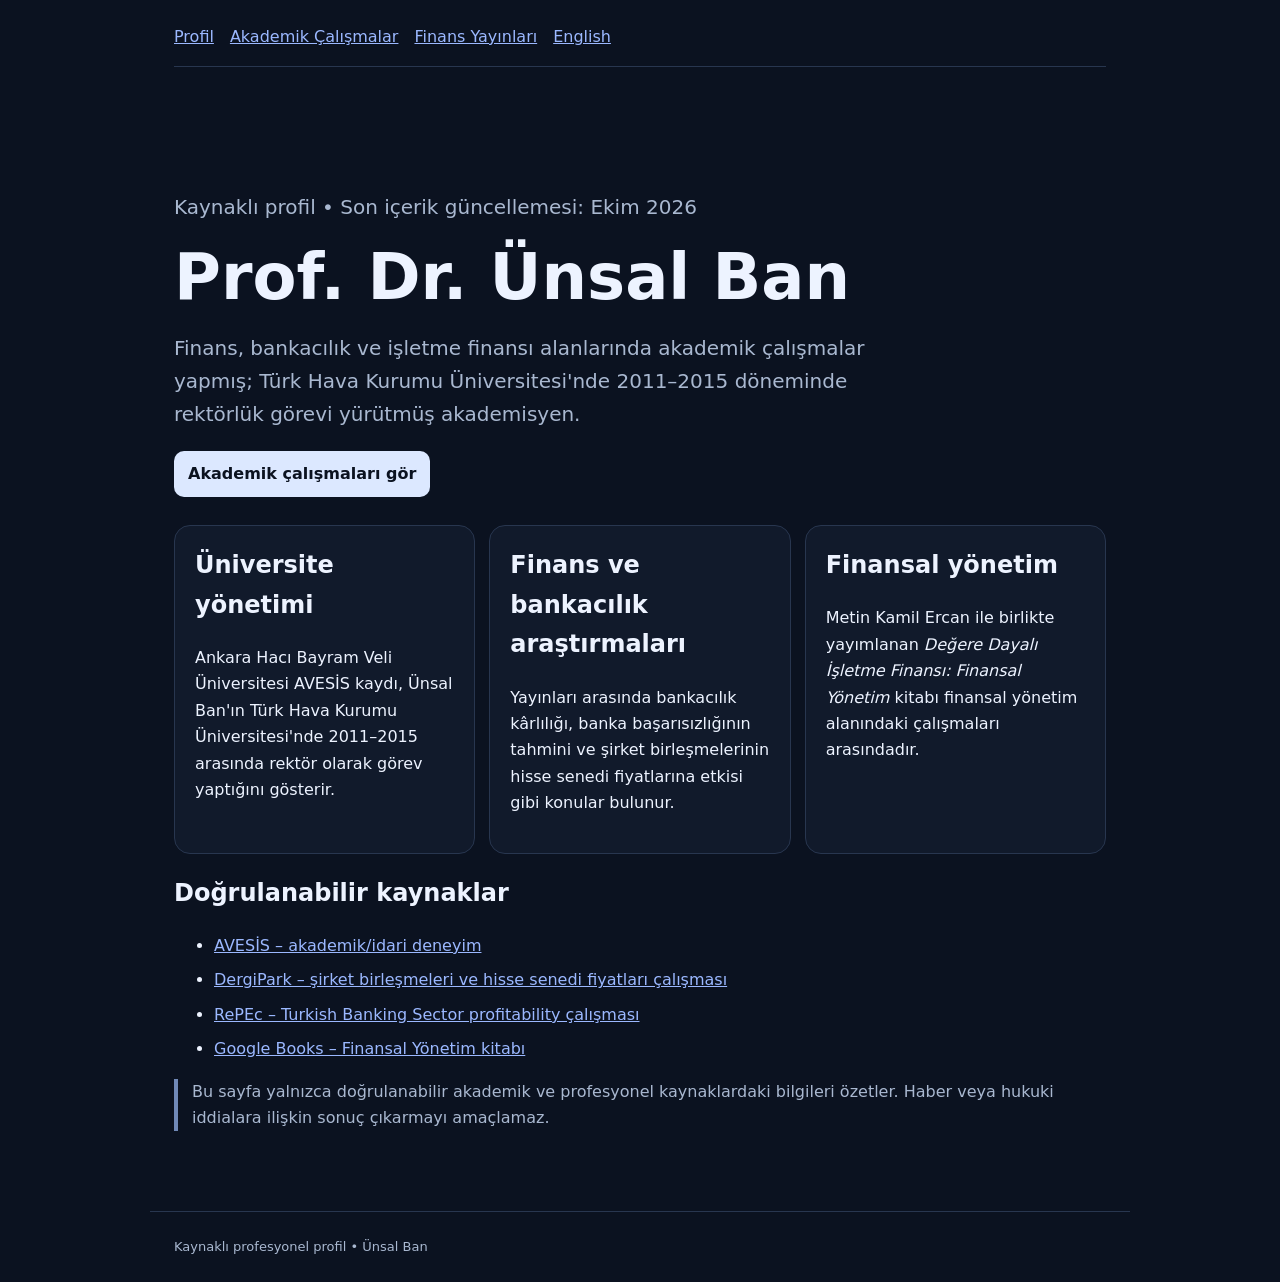
<file: index.html>
<!doctype html><html lang="tr"><head><meta charset="utf-8"><meta name="viewport" content="width=device-width,initial-scale=1"><title>Ünsal Ban | Akademik ve Profesyonel Profil</title><meta name="description" content="Ünsal Ban'ın kamuya açık akademik ve profesyonel çalışmalarını kaynaklarıyla özetleyen profil sayfası."><link rel="stylesheet" href="styles.css"><script type="application/ld+json">{"@context":"https://schema.org","@type":"ProfilePage","name":"Ünsal Ban | Akademik ve Profesyonel Profil","mainEntity":{"@type":"Person","name":"Ünsal Ban","honorificPrefix":"Prof. Dr.","jobTitle":"Finans akademisyeni","sameAs":["https://avesis.hacibayram.edu.tr/unsal.ban/deneyim"]}}</script></head><body><header><nav><a href="index.html">Profil</a><a href="akademik-calismalar.html">Akademik Çalışmalar</a><a href="finans-yayinlari.html">Finans Yayınları</a><a href="en.html">English</a></nav></header><main><section class="hero"><p class="meta">Kaynaklı profil • Son içerik güncellemesi: Ekim 2026</p><h1>Prof. Dr. Ünsal Ban</h1><p>Finans, bankacılık ve işletme finansı alanlarında akademik çalışmalar yapmış; Türk Hava Kurumu Üniversitesi'nde 2011–2015 döneminde rektörlük görevi yürütmüş akademisyen.</p><a class="cta" href="akademik-calismalar.html">Akademik çalışmaları gör</a></section><section class="grid"><article class="card"><h2>Üniversite yönetimi</h2><p>Ankara Hacı Bayram Veli Üniversitesi AVESİS kaydı, Ünsal Ban'ın Türk Hava Kurumu Üniversitesi'nde 2011–2015 arasında rektör olarak görev yaptığını gösterir.</p></article><article class="card"><h2>Finans ve bankacılık araştırmaları</h2><p>Yayınları arasında bankacılık kârlılığı, banka başarısızlığının tahmini ve şirket birleşmelerinin hisse senedi fiyatlarına etkisi gibi konular bulunur.</p></article><article class="card"><h2>Finansal yönetim</h2><p>Metin Kamil Ercan ile birlikte yayımlanan <em>Değere Dayalı İşletme Finansı: Finansal Yönetim</em> kitabı finansal yönetim alanındaki çalışmaları arasındadır.</p></article></section><section><h2>Doğrulanabilir kaynaklar</h2><ul class="sources"><li><a href="https://avesis.hacibayram.edu.tr/unsal.ban/deneyim" rel="noopener">AVESİS – akademik/idari deneyim</a></li><li><a href="https://dergipark.org.tr/en/pub/mufad/issue/35672/396777" rel="noopener">DergiPark – şirket birleşmeleri ve hisse senedi fiyatları çalışması</a></li><li><a href="https://ideas.repec.org/a/bor/iserev/v12y2010i46p1-14.html" rel="noopener">RePEc – Turkish Banking Sector profitability çalışması</a></li><li><a href="https://books.google.com/books/about/De%C4%9Fere_dayal%C4%B1_i%C5%9Fletme_finans%C4%B1_finans.html?id=PsaDAAAACAAJ" rel="noopener">Google Books – Finansal Yönetim kitabı</a></li></ul><p class="note">Bu sayfa yalnızca doğrulanabilir akademik ve profesyonel kaynaklardaki bilgileri özetler. Haber veya hukuki iddialara ilişkin sonuç çıkarmayı amaçlamaz.</p></section></main><footer>Kaynaklı profesyonel profil • Ünsal Ban</footer></body></html>
</file>
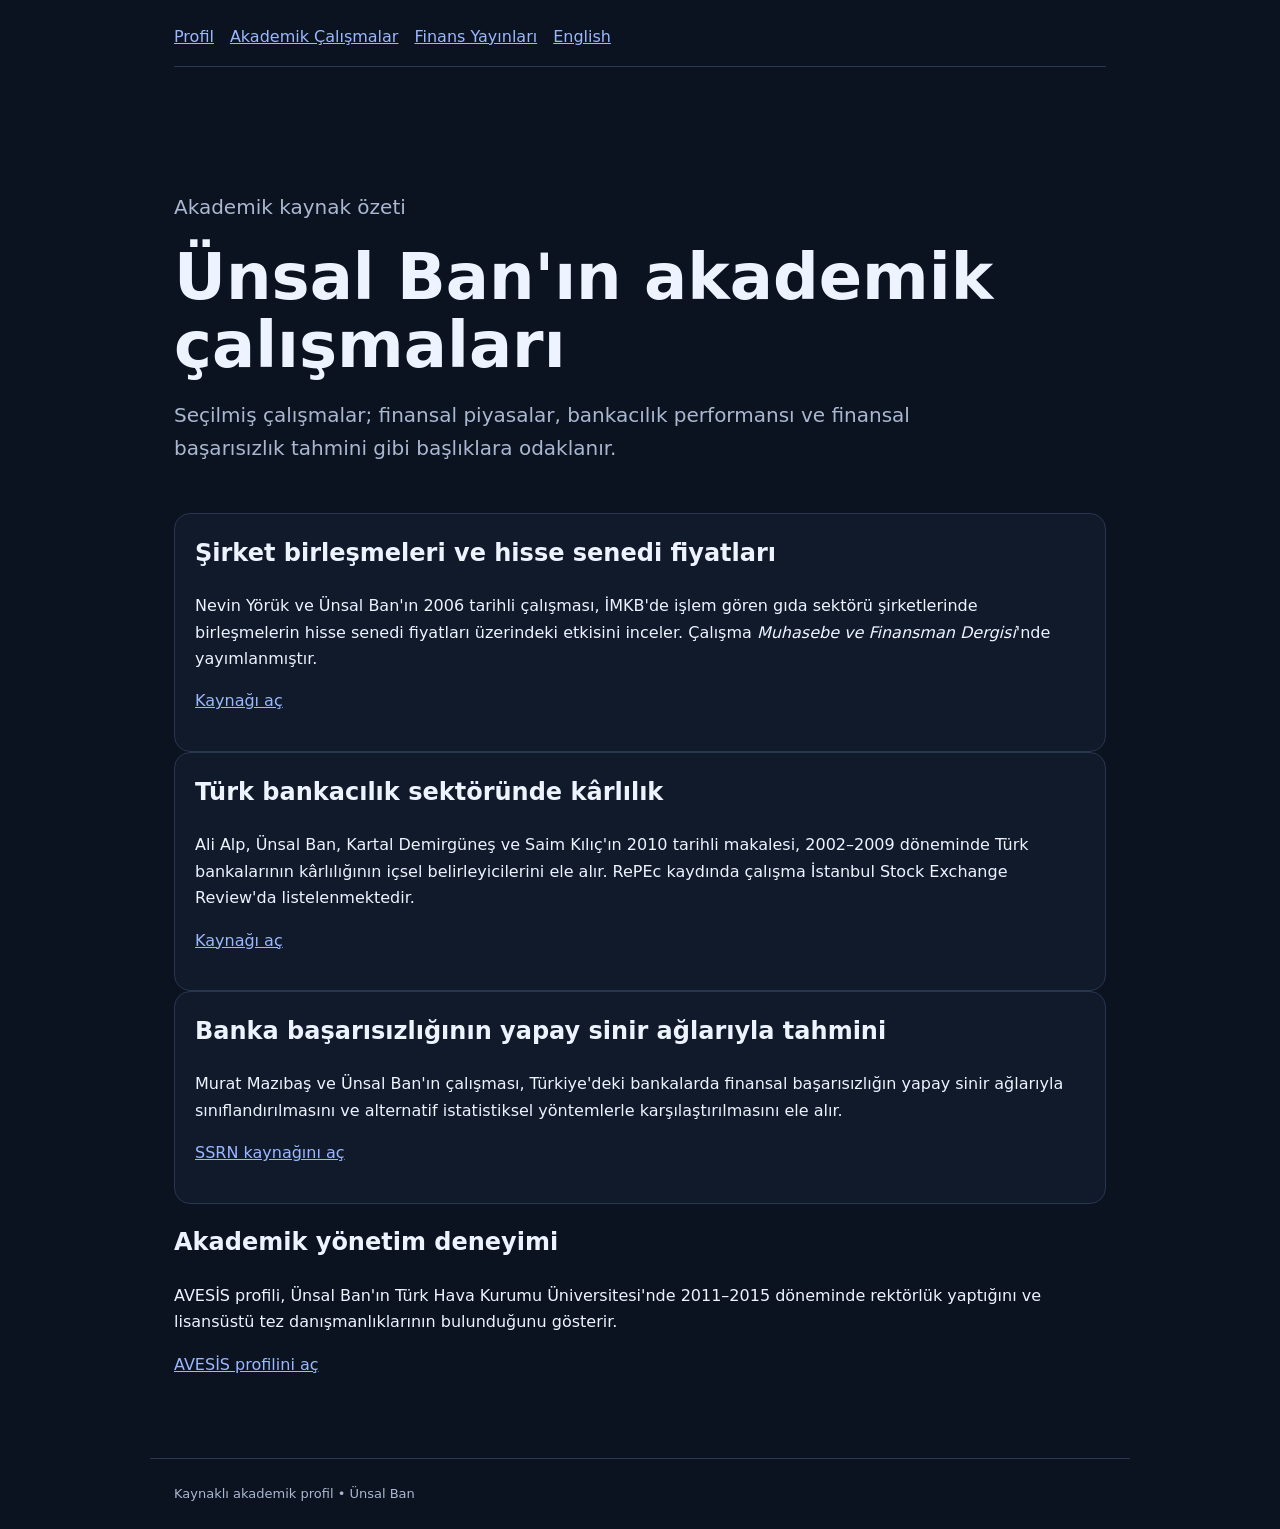
<file: akademik-calismalar.html>
<!doctype html><html lang="tr"><head><meta charset="utf-8"><meta name="viewport" content="width=device-width,initial-scale=1"><title>Ünsal Ban'ın Akademik Çalışmaları | Finans ve Bankacılık</title><meta name="description" content="Ünsal Ban'ın finans ve bankacılık alanındaki seçilmiş akademik çalışmalarının kaynaklı özeti."><link rel="stylesheet" href="styles.css"><script type="application/ld+json">{"@context":"https://schema.org","@type":"Article","headline":"Ünsal Ban'ın Akademik Çalışmaları: Finans ve Bankacılık","about":{"@type":"Person","name":"Ünsal Ban"}}</script></head><body><header><nav><a href="index.html">Profil</a><a href="akademik-calismalar.html">Akademik Çalışmalar</a><a href="finans-yayinlari.html">Finans Yayınları</a><a href="en.html">English</a></nav></header><main><section class="hero"><p class="meta">Akademik kaynak özeti</p><h1>Ünsal Ban'ın akademik çalışmaları</h1><p>Seçilmiş çalışmalar; finansal piyasalar, bankacılık performansı ve finansal başarısızlık tahmini gibi başlıklara odaklanır.</p></section><article class="card"><h2>Şirket birleşmeleri ve hisse senedi fiyatları</h2><p>Nevin Yörük ve Ünsal Ban'ın 2006 tarihli çalışması, İMKB'de işlem gören gıda sektörü şirketlerinde birleşmelerin hisse senedi fiyatları üzerindeki etkisini inceler. Çalışma <em>Muhasebe ve Finansman Dergisi</em>'nde yayımlanmıştır.</p><p><a href="https://dergipark.org.tr/en/pub/mufad/issue/35672/396777" rel="noopener">Kaynağı aç</a></p></article><article class="card"><h2>Türk bankacılık sektöründe kârlılık</h2><p>Ali Alp, Ünsal Ban, Kartal Demirgüneş ve Saim Kılıç'ın 2010 tarihli makalesi, 2002–2009 döneminde Türk bankalarının kârlılığının içsel belirleyicilerini ele alır. RePEc kaydında çalışma İstanbul Stock Exchange Review'da listelenmektedir.</p><p><a href="https://ideas.repec.org/a/bor/iserev/v12y2010i46p1-14.html" rel="noopener">Kaynağı aç</a></p></article><article class="card"><h2>Banka başarısızlığının yapay sinir ağlarıyla tahmini</h2><p>Murat Mazıbaş ve Ünsal Ban'ın çalışması, Türkiye'deki bankalarda finansal başarısızlığın yapay sinir ağlarıyla sınıflandırılmasını ve alternatif istatistiksel yöntemlerle karşılaştırılmasını ele alır.</p><p><a href="https://papers.ssrn.com/sol3/Delivery.cfm/SSRN_ID3008589_code1884445.pdf?abstractid=3008589&mirid=1" rel="noopener">SSRN kaynağını aç</a></p></article><section><h2>Akademik yönetim deneyimi</h2><p>AVESİS profili, Ünsal Ban'ın Türk Hava Kurumu Üniversitesi'nde 2011–2015 döneminde rektörlük yaptığını ve lisansüstü tez danışmanlıklarının bulunduğunu gösterir.</p><p><a href="https://avesis.hacibayram.edu.tr/unsal.ban/deneyim" rel="noopener">AVESİS profilini aç</a></p></section></main><footer>Kaynaklı akademik profil • Ünsal Ban</footer></body></html>
</file>
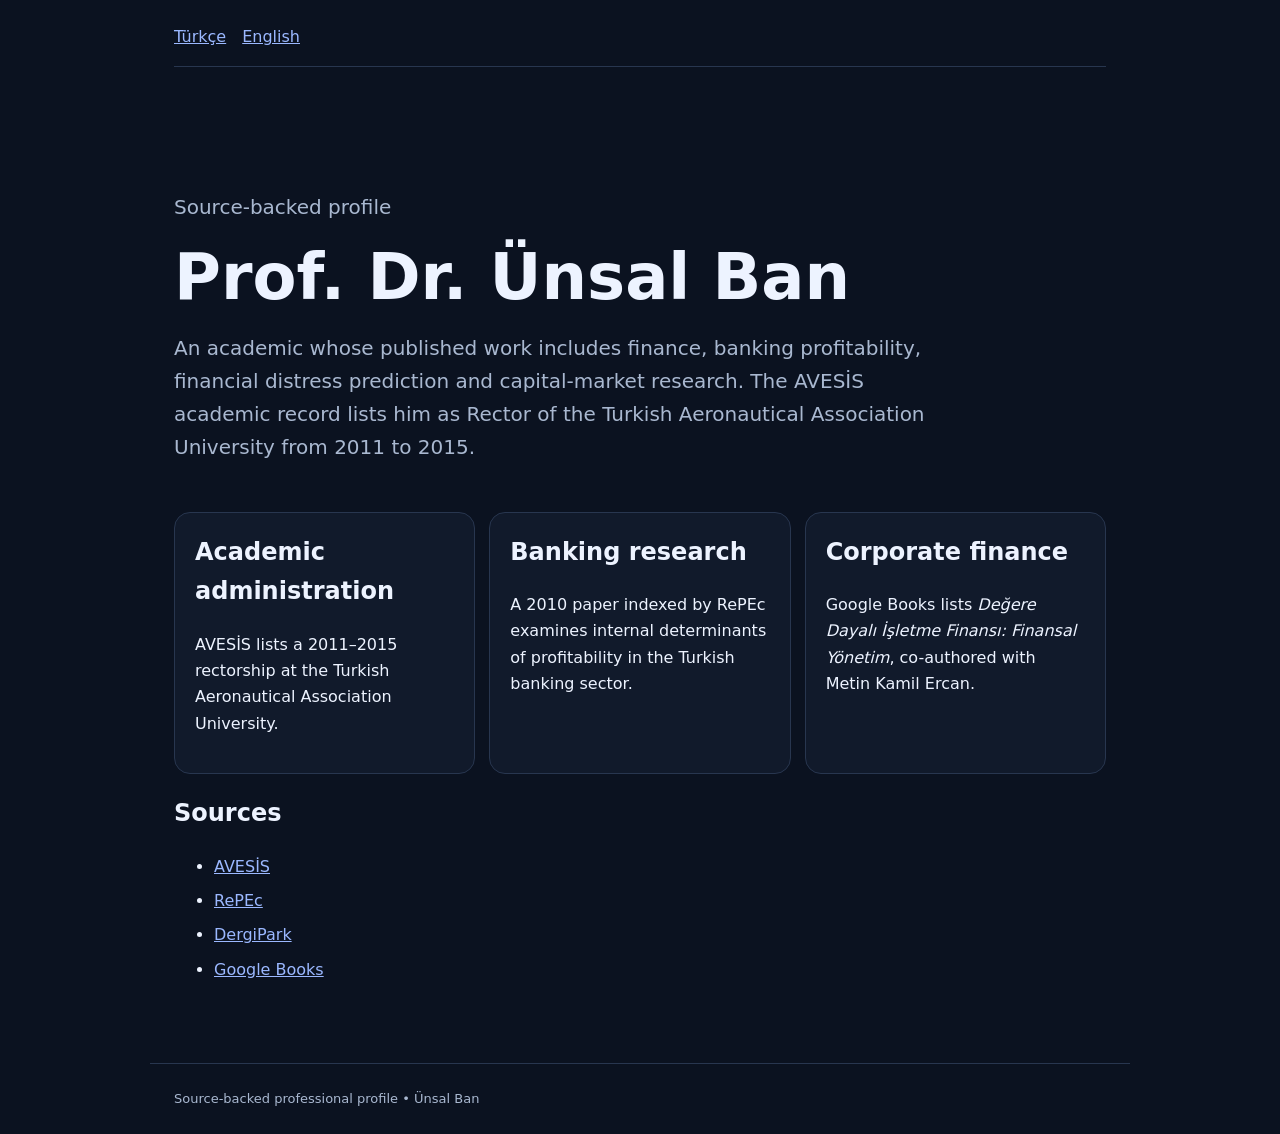
<file: en.html>
<!doctype html><html lang="en"><head><meta charset="utf-8"><meta name="viewport" content="width=device-width,initial-scale=1"><title>Ünsal Ban | Academic and Professional Profile</title><meta name="description" content="A source-backed overview of Ünsal Ban's academic and professional work in finance and banking."><link rel="stylesheet" href="styles.css"><script type="application/ld+json">{"@context":"https://schema.org","@type":"ProfilePage","name":"Ünsal Ban | Academic and Professional Profile","mainEntity":{"@type":"Person","name":"Ünsal Ban","honorificPrefix":"Prof. Dr.","jobTitle":"Finance academic","sameAs":["https://avesis.hacibayram.edu.tr/unsal.ban/deneyim"]}}</script></head><body><header><nav><a href="index.html">Türkçe</a><a href="en.html">English</a></nav></header><main><section class="hero"><p class="meta">Source-backed profile</p><h1>Prof. Dr. Ünsal Ban</h1><p>An academic whose published work includes finance, banking profitability, financial distress prediction and capital-market research. The AVESİS academic record lists him as Rector of the Turkish Aeronautical Association University from 2011 to 2015.</p></section><section class="grid"><article class="card"><h2>Academic administration</h2><p>AVESİS lists a 2011–2015 rectorship at the Turkish Aeronautical Association University.</p></article><article class="card"><h2>Banking research</h2><p>A 2010 paper indexed by RePEc examines internal determinants of profitability in the Turkish banking sector.</p></article><article class="card"><h2>Corporate finance</h2><p>Google Books lists <em>Değere Dayalı İşletme Finansı: Finansal Yönetim</em>, co-authored with Metin Kamil Ercan.</p></article></section><section><h2>Sources</h2><ul class="sources"><li><a href="https://avesis.hacibayram.edu.tr/unsal.ban/deneyim" rel="noopener">AVESİS</a></li><li><a href="https://ideas.repec.org/a/bor/iserev/v12y2010i46p1-14.html" rel="noopener">RePEc</a></li><li><a href="https://dergipark.org.tr/en/pub/mufad/issue/35672/396777" rel="noopener">DergiPark</a></li><li><a href="https://books.google.com/books/about/De%C4%9Fere_dayal%C4%B1_i%C5%9Fletme_finans%C4%B1_finans.html?id=PsaDAAAACAAJ" rel="noopener">Google Books</a></li></ul></section></main><footer>Source-backed professional profile • Ünsal Ban</footer></body></html>
</file>
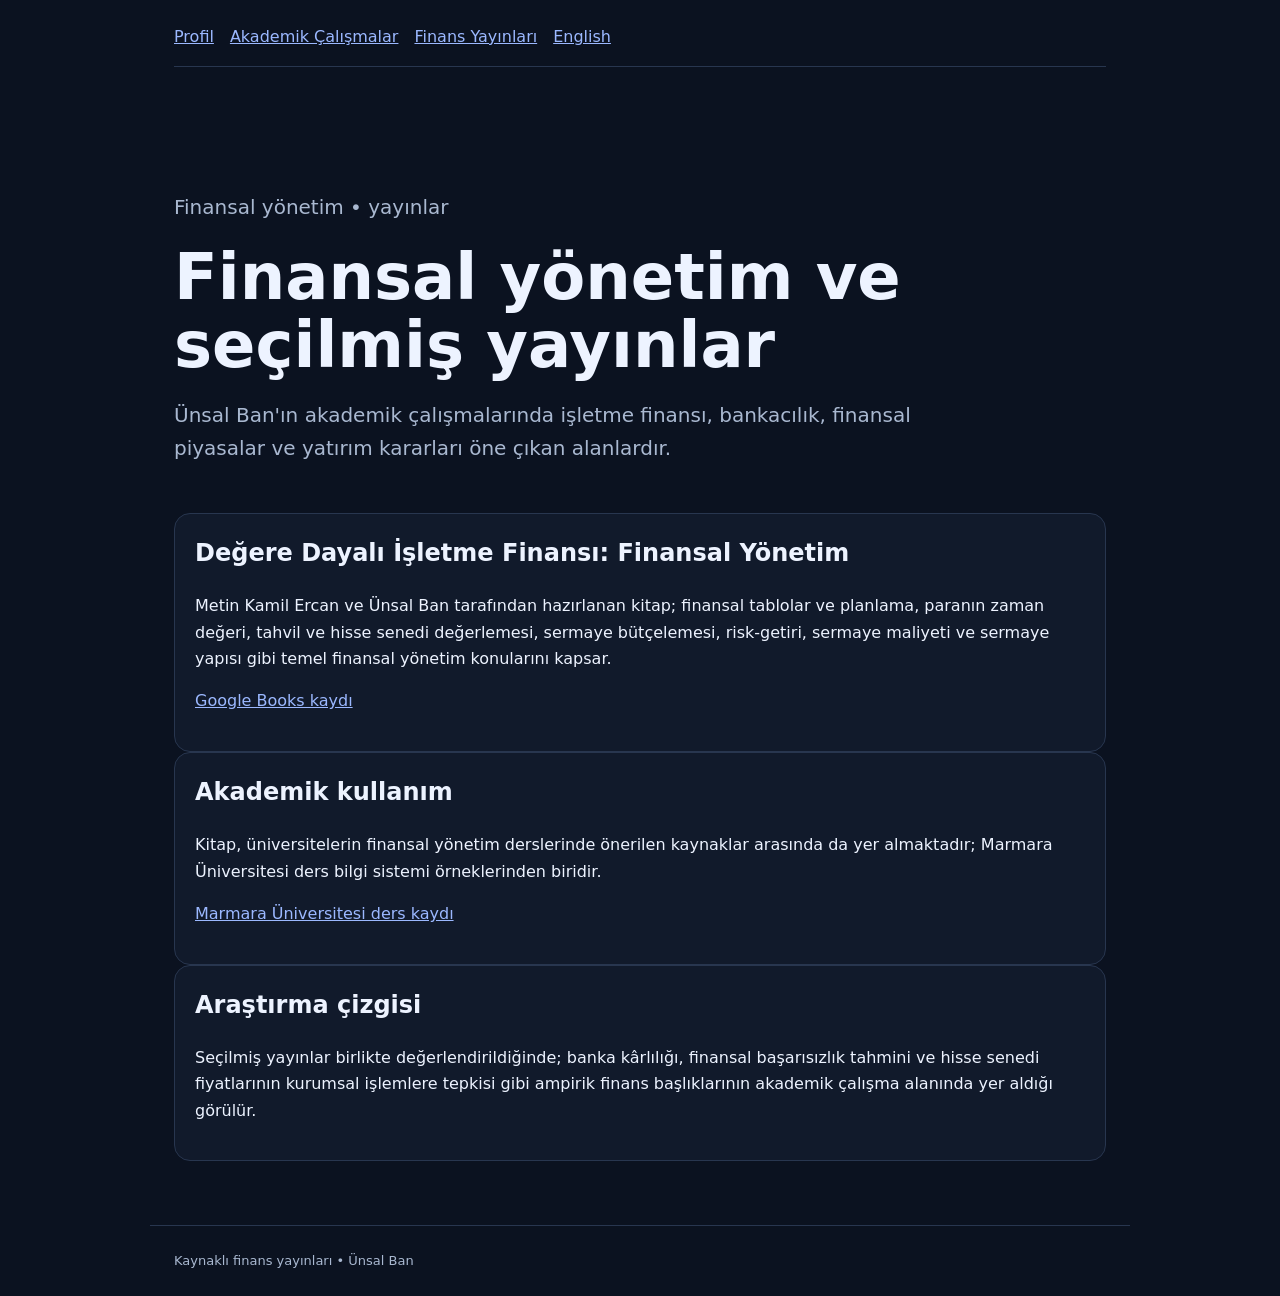
<file: finans-yayinlari.html>
<!doctype html><html lang="tr"><head><meta charset="utf-8"><meta name="viewport" content="width=device-width,initial-scale=1"><title>Ünsal Ban | Finansal Yönetim ve Seçilmiş Yayınlar</title><meta name="description" content="Ünsal Ban'ın finansal yönetim alanındaki kitap ve seçilmiş yayınlarına ilişkin kaynaklı bilgi."><link rel="stylesheet" href="styles.css"><script type="application/ld+json">{"@context":"https://schema.org","@type":"CollectionPage","name":"Ünsal Ban | Finansal Yönetim ve Seçilmiş Yayınlar","about":{"@type":"Person","name":"Ünsal Ban"}}</script></head><body><header><nav><a href="index.html">Profil</a><a href="akademik-calismalar.html">Akademik Çalışmalar</a><a href="finans-yayinlari.html">Finans Yayınları</a><a href="en.html">English</a></nav></header><main><section class="hero"><p class="meta">Finansal yönetim • yayınlar</p><h1>Finansal yönetim ve seçilmiş yayınlar</h1><p>Ünsal Ban'ın akademik çalışmalarında işletme finansı, bankacılık, finansal piyasalar ve yatırım kararları öne çıkan alanlardır.</p></section><article class="card"><h2>Değere Dayalı İşletme Finansı: Finansal Yönetim</h2><p>Metin Kamil Ercan ve Ünsal Ban tarafından hazırlanan kitap; finansal tablolar ve planlama, paranın zaman değeri, tahvil ve hisse senedi değerlemesi, sermaye bütçelemesi, risk-getiri, sermaye maliyeti ve sermaye yapısı gibi temel finansal yönetim konularını kapsar.</p><p><a href="https://books.google.com/books/about/De%C4%9Fere_dayal%C4%B1_i%C5%9Fletme_finans%C4%B1_finans.html?id=PsaDAAAACAAJ" rel="noopener">Google Books kaydı</a></p></article><article class="card"><h2>Akademik kullanım</h2><p>Kitap, üniversitelerin finansal yönetim derslerinde önerilen kaynaklar arasında da yer almaktadır; Marmara Üniversitesi ders bilgi sistemi örneklerinden biridir.</p><p><a href="https://meobs.marmara.edu.tr/Ders/Print/finansal-yonetim/fin3053-84048-4542" rel="noopener">Marmara Üniversitesi ders kaydı</a></p></article><article class="card"><h2>Araştırma çizgisi</h2><p>Seçilmiş yayınlar birlikte değerlendirildiğinde; banka kârlılığı, finansal başarısızlık tahmini ve hisse senedi fiyatlarının kurumsal işlemlere tepkisi gibi ampirik finans başlıklarının akademik çalışma alanında yer aldığı görülür.</p></article></main><footer>Kaynaklı finans yayınları • Ünsal Ban</footer></body></html>
</file>
<file: styles.css>
:root{--bg:#0b1220;--card:#111a2b;--text:#edf3ff;--muted:#a9b8d0;--line:#28364f;--link:#9bb8ff;--accent:#dce8ff}*{box-sizing:border-box}body{margin:0;font-family:system-ui,-apple-system,Segoe UI,Roboto,Arial,sans-serif;background:var(--bg);color:var(--text);line-height:1.65}a{color:var(--link)}header,main,footer{max-width:980px;margin:auto;padding:24px}nav{display:flex;gap:16px;flex-wrap:wrap;border-bottom:1px solid var(--line);padding-bottom:16px}.hero{padding:56px 0 28px}.hero h1{font-size:clamp(34px,7vw,64px);line-height:1.05;margin:0 0 16px}.hero p{font-size:20px;color:var(--muted);max-width:760px}.grid{display:grid;grid-template-columns:repeat(3,1fr);gap:14px}.card{background:var(--card);border:1px solid var(--line);border-radius:16px;padding:20px}.card h2,.card h3{margin-top:0}.meta{color:var(--muted);font-size:14px}.sources li{margin-bottom:8px}.cta{display:inline-block;background:var(--accent);color:#0b1220;text-decoration:none;font-weight:700;border-radius:10px;padding:10px 14px}.note{border-left:4px solid #7089b7;padding-left:14px;color:var(--muted)}footer{color:var(--muted);font-size:13px;border-top:1px solid var(--line);margin-top:40px}@media(max-width:720px){.grid{grid-template-columns:1fr}header,main,footer{padding:18px}.hero{padding-top:34px}}
</file>
